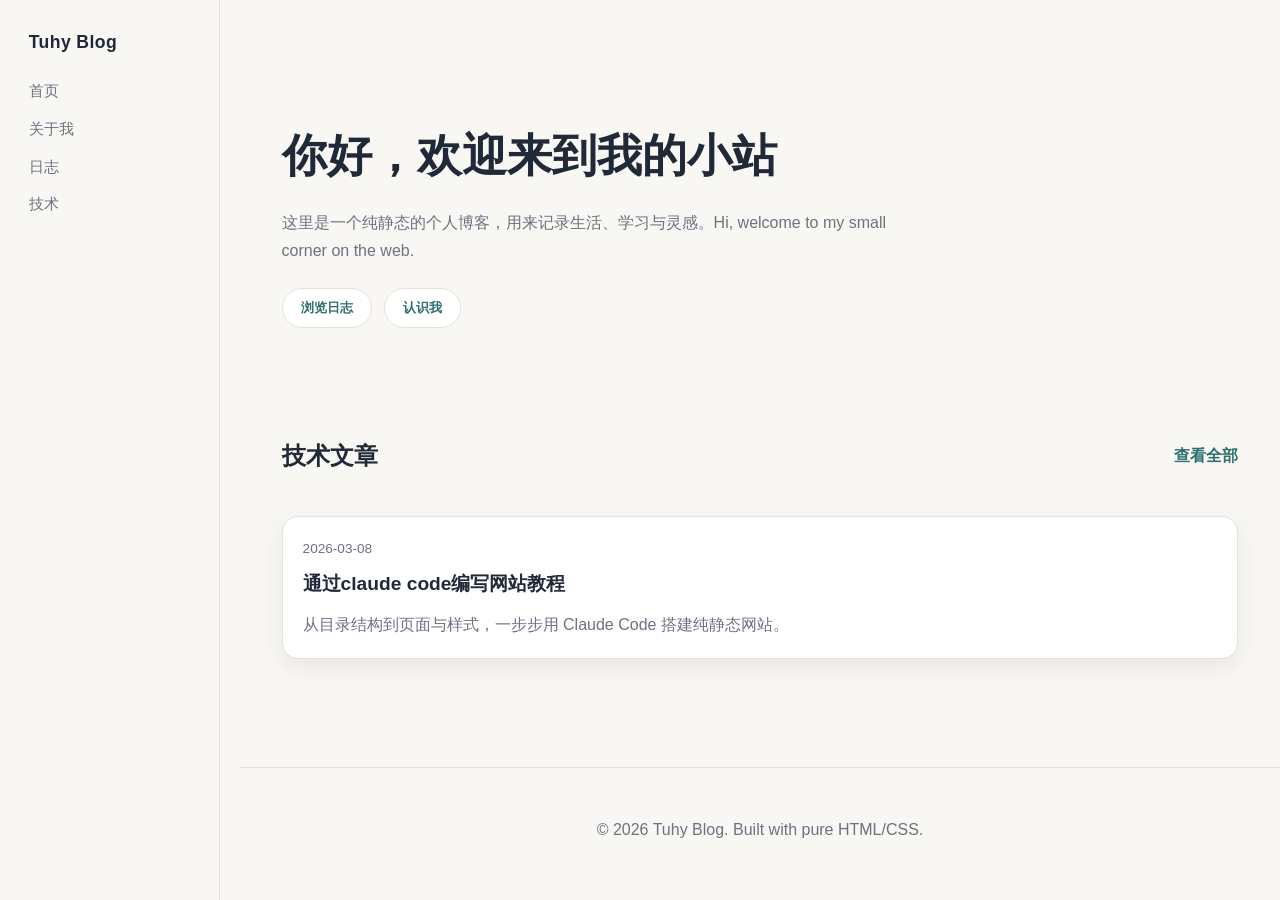
<file: index.html>
<!doctype html>
<html lang="zh-CN">
<head>
  <meta charset="utf-8" />
  <meta name="viewport" content="width=device-width, initial-scale=1" />
  <title>首页 | Tuhy Blog</title>
  <meta name="description" content="Tuhy Blog 首页：记录生活日志与技术文章。" />
  <link rel="stylesheet" href="assets/styles.css" />
</head>
<body>
  <header class="site-header">
    <div class="container">
      <a class="logo" href="index.html">Tuhy Blog</a>
      <nav class="nav">
        <a class="nav-link" href="index.html">首页</a>
        <a class="nav-link" href="about.html">关于我</a>
        <a class="nav-link" href="diary/index.html">日志</a>
        <a class="nav-link" href="tech/index.html">技术</a>
      </nav>
    </div>
  </header>

  <main class="container">
    <section class="hero">
      <h1>你好，欢迎来到我的小站</h1>
      <p>这里是一个纯静态的个人博客，用来记录生活、学习与灵感。Hi, welcome to my small corner on the web.</p>
      <div class="hero-actions">
        <button class="button" type="button" data-target="logs-section" aria-controls="logs-section" aria-expanded="false">浏览日志</button>
        <button class="button" type="button" data-target="about-section" aria-controls="about-section" aria-expanded="false">认识我</button>
      </div>
    </section>

    <section class="section is-hidden" id="about-section">
      <div class="section-header">
        <h2>关于我</h2>
        <a class="text-link" href="about.html">详细内容</a>
      </div>
      <p class="section-subtitle">喜欢记录与分享，也热爱慢生活与设计。这里是我的小小自我介绍。</p>
    </section>

    <section class="section is-hidden" id="logs-section">
      <div class="section-header">
        <h2>最新日志</h2>
        <a class="text-link" href="diary/index.html">查看全部</a>
      </div>
      <div class="card-list">
        <article class="card">
          <div class="card-meta">2026-03-08</div>
          <h3 class="card-title">
            <a href="diary/2026-03-08-welcome.html">写在开端 · Welcome</a>
          </h3>
          <p class="card-desc">第一篇日记：关于为什么开始记录，以及我想分享的东西。</p>
        </article>
        <article class="card">
          <div class="card-meta">2026-03-07</div>
          <h3 class="card-title">
            <a href="diary/2026-03-07-hong-kong-ticket.html">去香港取票的一天</a>
          </h3>
          <p class="card-desc">为孙燕姿演唱会取票、吃了富贵雪糕，堵车与刷卡失败也没影响好心情。</p>
        </article>
      </div>
    </section>

    <section class="section">
      <div class="section-header">
        <h2>技术文章</h2>
        <a class="text-link" href="tech/index.html">查看全部</a>
      </div>
      <div class="card-list">
        <article class="card">
          <div class="card-meta">2026-03-08</div>
          <h3 class="card-title">
            <a href="tech/claude-code-website.html">通过claude code编写网站教程</a>
          </h3>
          <p class="card-desc">从目录结构到页面与样式，一步步用 Claude Code 搭建纯静态网站。</p>
        </article>
      </div>
    </section>
  </main>

  <footer class="site-footer">
    <div class="container">
      <p>© 2026 Tuhy Blog. Built with pure HTML/CSS.</p>
    </div>
  </footer>

  <script src="assets/main.js"></script>
</body>
</html>
</file>
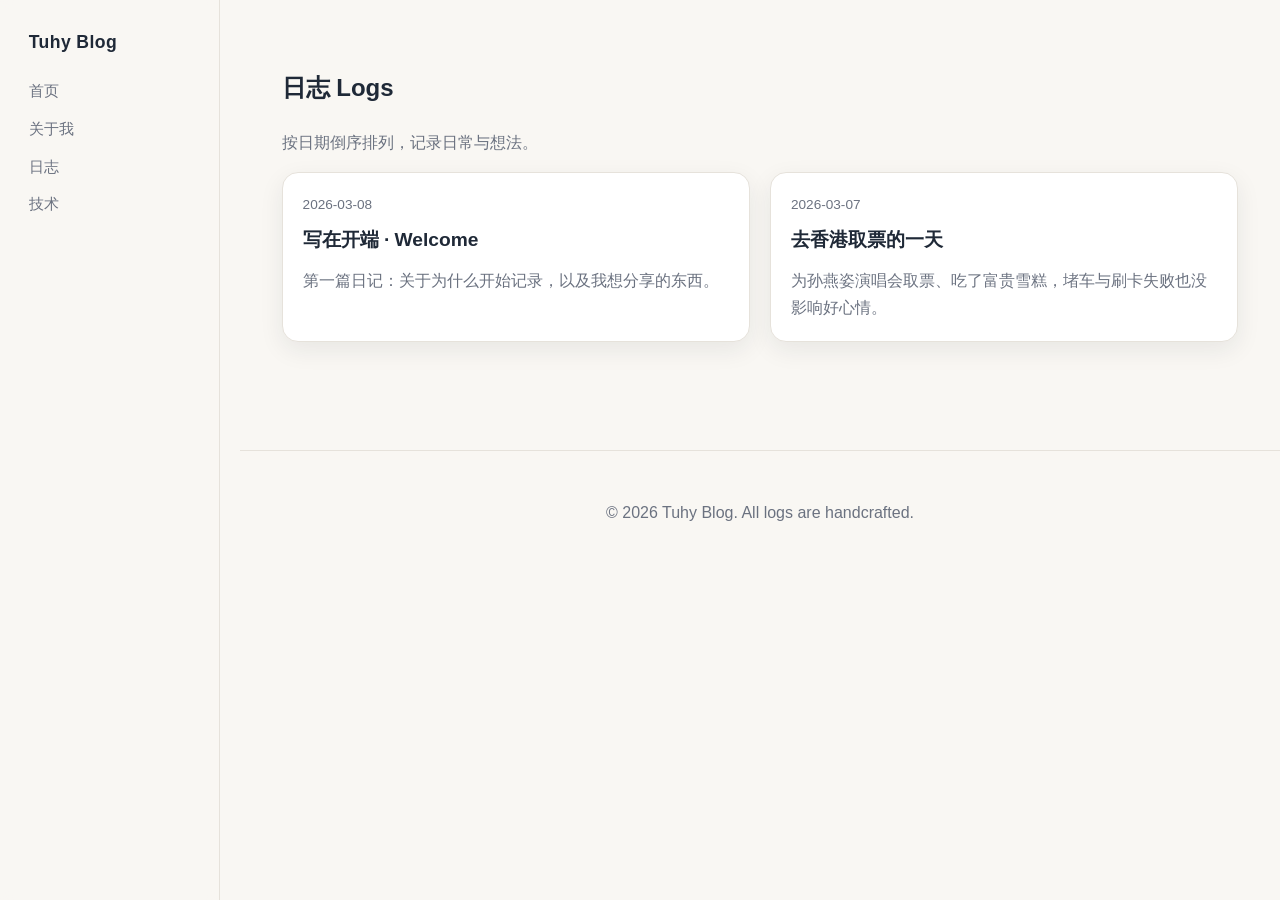
<file: diary/index.html>
<!doctype html>
<html lang="zh-CN">
<head>
  <meta charset="utf-8" />
  <meta name="viewport" content="width=device-width, initial-scale=1" />
  <title>日志 | Tuhy Blog</title>
  <meta name="description" content="按日期整理的日志列表。" />
  <link rel="stylesheet" href="../assets/styles.css" />
</head>
<body>
  <header class="site-header">
    <div class="container">
      <a class="logo" href="../index.html">Tuhy Blog</a>
      <nav class="nav">
        <a class="nav-link" href="../index.html">首页</a>
        <a class="nav-link" href="../about.html">关于我</a>
        <a class="nav-link" href="index.html">日志</a>
        <a class="nav-link" href="../tech/index.html">技术</a>
      </nav>
    </div>
  </header>

  <main class="container">
    <section class="section">
      <h1>日志 Logs</h1>
      <p class="section-subtitle">按日期倒序排列，记录日常与想法。</p>
      <div class="card-list">
        <article class="card">
          <div class="card-meta">2026-03-08</div>
          <h3 class="card-title">
            <a href="2026-03-08-welcome.html">写在开端 · Welcome</a>
          </h3>
          <p class="card-desc">第一篇日记：关于为什么开始记录，以及我想分享的东西。</p>
        </article>
        <article class="card">
          <div class="card-meta">2026-03-07</div>
          <h3 class="card-title">
            <a href="2026-03-07-hong-kong-ticket.html">去香港取票的一天</a>
          </h3>
          <p class="card-desc">为孙燕姿演唱会取票、吃了富贵雪糕，堵车与刷卡失败也没影响好心情。</p>
        </article>
      </div>
    </section>
  </main>

  <footer class="site-footer">
    <div class="container">
      <p>© 2026 Tuhy Blog. All logs are handcrafted.</p>
    </div>
  </footer>

  <script src="../assets/main.js"></script>
</body>
</html>
</file>
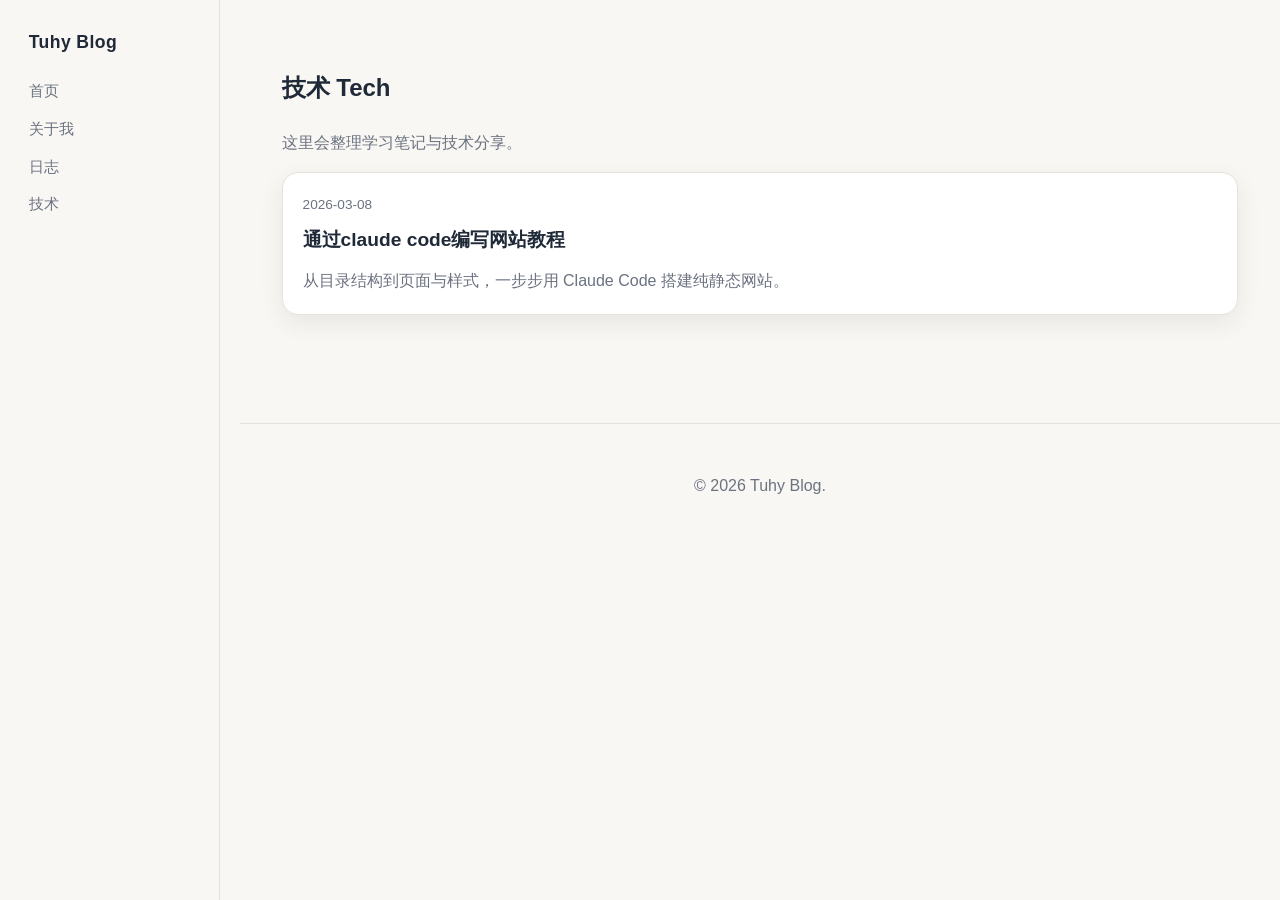
<file: tech/index.html>
<!doctype html>
<html lang="zh-CN">
<head>
  <meta charset="utf-8" />
  <meta name="viewport" content="width=device-width, initial-scale=1" />
  <title>技术 | Tuhy Blog</title>
  <meta name="description" content="技术文章与学习笔记列表。" />
  <link rel="stylesheet" href="../assets/styles.css" />
</head>
<body>
  <header class="site-header">
    <div class="container">
      <a class="logo" href="../index.html">Tuhy Blog</a>
      <nav class="nav">
        <a class="nav-link" href="../index.html">首页</a>
        <a class="nav-link" href="../about.html">关于我</a>
        <a class="nav-link" href="../diary/index.html">日志</a>
        <a class="nav-link" href="index.html">技术</a>
      </nav>
    </div>
  </header>

  <main class="container">
    <section class="section">
      <h1>技术 Tech</h1>
      <p class="section-subtitle">这里会整理学习笔记与技术分享。</p>
      <div class="card-list">
        <article class="card">
          <div class="card-meta">2026-03-08</div>
          <h3 class="card-title">
            <a href="claude-code-website.html">通过claude code编写网站教程</a>
          </h3>
          <p class="card-desc">从目录结构到页面与样式，一步步用 Claude Code 搭建纯静态网站。</p>
        </article>
      </div>
    </section>
  </main>

  <footer class="site-footer">
    <div class="container">
      <p>© 2026 Tuhy Blog.</p>
    </div>
  </footer>

  <script src="../assets/main.js"></script>
</body>
</html>
</file>
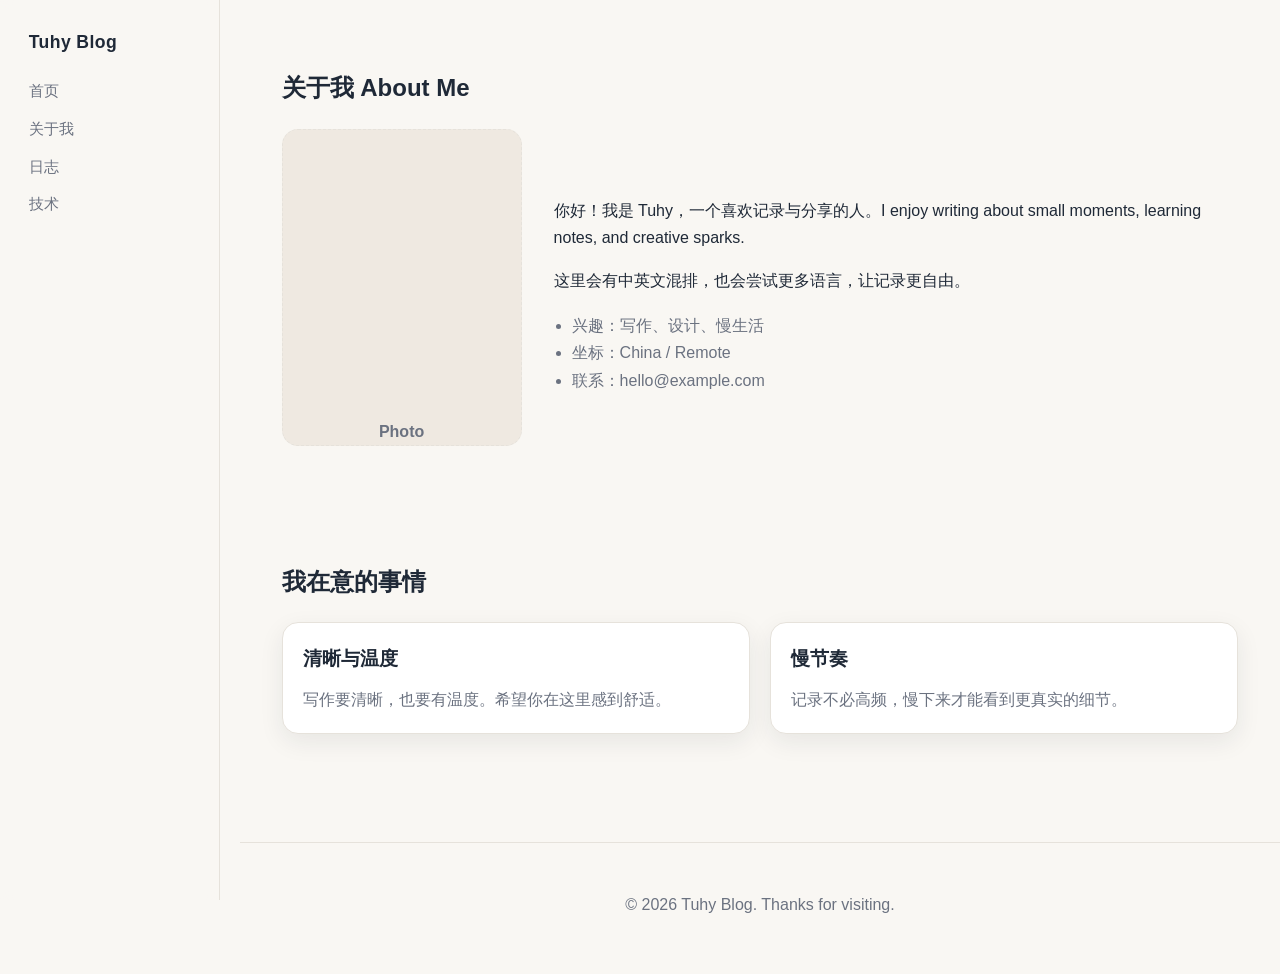
<file: about.html>
<!doctype html>
<html lang="zh-CN">
<head>
  <meta charset="utf-8" />
  <meta name="viewport" content="width=device-width, initial-scale=1" />
  <title>关于我 | Tuhy Blog</title>
  <meta name="description" content="关于 Tuhy 的简介页面。" />
  <link rel="stylesheet" href="assets/styles.css" />
</head>
<body>
  <header class="site-header">
    <div class="container">
      <a class="logo" href="index.html">Tuhy Blog</a>
      <nav class="nav">
        <a class="nav-link" href="index.html">首页</a>
        <a class="nav-link" href="about.html">关于我</a>
        <a class="nav-link" href="diary/index.html">日志</a>
        <a class="nav-link" href="tech/index.html">技术</a>
      </nav>
    </div>
  </header>

  <main class="container">
    <section class="section">
      <h1>关于我 About Me</h1>
      <div class="about-grid">
        <div class="about-photo">
          <div class="photo-placeholder">Photo</div>
        </div>
        <div class="about-content">
          <p>你好！我是 Tuhy，一个喜欢记录与分享的人。I enjoy writing about small moments, learning notes, and creative sparks.</p>
          <p>这里会有中英文混排，也会尝试更多语言，让记录更自由。</p>
          <ul class="about-list">
            <li>兴趣：写作、设计、慢生活</li>
            <li>坐标：China / Remote</li>
            <li>联系：hello@example.com</li>
          </ul>
        </div>
      </div>
    </section>

    <section class="section">
      <h2>我在意的事情</h2>
      <div class="card-list">
        <article class="card">
          <h3 class="card-title">清晰与温度</h3>
          <p class="card-desc">写作要清晰，也要有温度。希望你在这里感到舒适。</p>
        </article>
        <article class="card">
          <h3 class="card-title">慢节奏</h3>
          <p class="card-desc">记录不必高频，慢下来才能看到更真实的细节。</p>
        </article>
      </div>
    </section>
  </main>

  <footer class="site-footer">
    <div class="container">
      <p>© 2026 Tuhy Blog. Thanks for visiting.</p>
    </div>
  </footer>

  <script src="assets/main.js"></script>
</body>
</html>
</file>
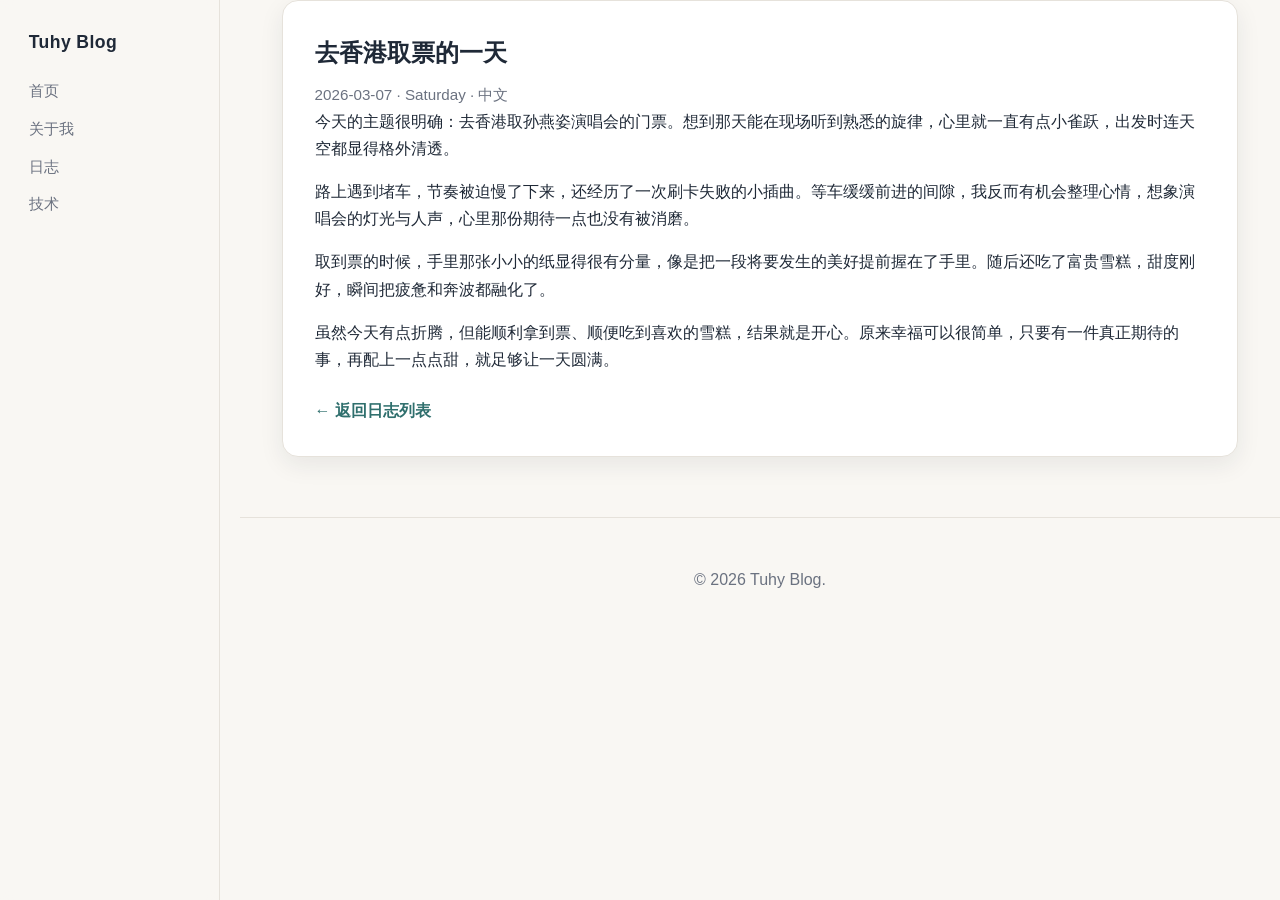
<file: diary/2026-03-07-hong-kong-ticket.html>
<!doctype html>
<html lang="zh-CN">
<head>
  <meta charset="utf-8" />
  <meta name="viewport" content="width=device-width, initial-scale=1" />
  <title>去香港取票的一天 | Tuhy Blog</title>
  <meta name="description" content="日志：去香港取孙燕姿演唱会门票的一天，堵车和刷卡失败也挡不住开心。" />
  <link rel="stylesheet" href="../assets/styles.css" />
</head>
<body>
  <header class="site-header">
    <div class="container">
      <a class="logo" href="../index.html">Tuhy Blog</a>
      <nav class="nav">
        <a class="nav-link" href="../index.html">首页</a>
        <a class="nav-link" href="../about.html">关于我</a>
        <a class="nav-link" href="index.html">日志</a>
        <a class="nav-link" href="../tech/index.html">技术</a>
      </nav>
    </div>
  </header>

  <main class="container">
    <article class="diary">
      <header class="diary-header">
        <h1>去香港取票的一天</h1>
        <div class="diary-meta">2026-03-07 · Saturday · 中文</div>
      </header>

      <div class="diary-content">
        <p>今天的主题很明确：去香港取孙燕姿演唱会的门票。想到那天能在现场听到熟悉的旋律，心里就一直有点小雀跃，出发时连天空都显得格外清透。</p>
        <p>路上遇到堵车，节奏被迫慢了下来，还经历了一次刷卡失败的小插曲。等车缓缓前进的间隙，我反而有机会整理心情，想象演唱会的灯光与人声，心里那份期待一点也没有被消磨。</p>
        <p>取到票的时候，手里那张小小的纸显得很有分量，像是把一段将要发生的美好提前握在了手里。随后还吃了富贵雪糕，甜度刚好，瞬间把疲惫和奔波都融化了。</p>
        <p>虽然今天有点折腾，但能顺利拿到票、顺便吃到喜欢的雪糕，结果就是开心。原来幸福可以很简单，只要有一件真正期待的事，再配上一点点甜，就足够让一天圆满。</p>
      </div>

      <div class="diary-actions">
        <a class="text-link" href="index.html">← 返回日志列表</a>
      </div>
    </article>
  </main>

  <footer class="site-footer">
    <div class="container">
      <p>© 2026 Tuhy Blog.</p>
    </div>
  </footer>

  <script src="../assets/main.js"></script>
</body>
</html>
</file>
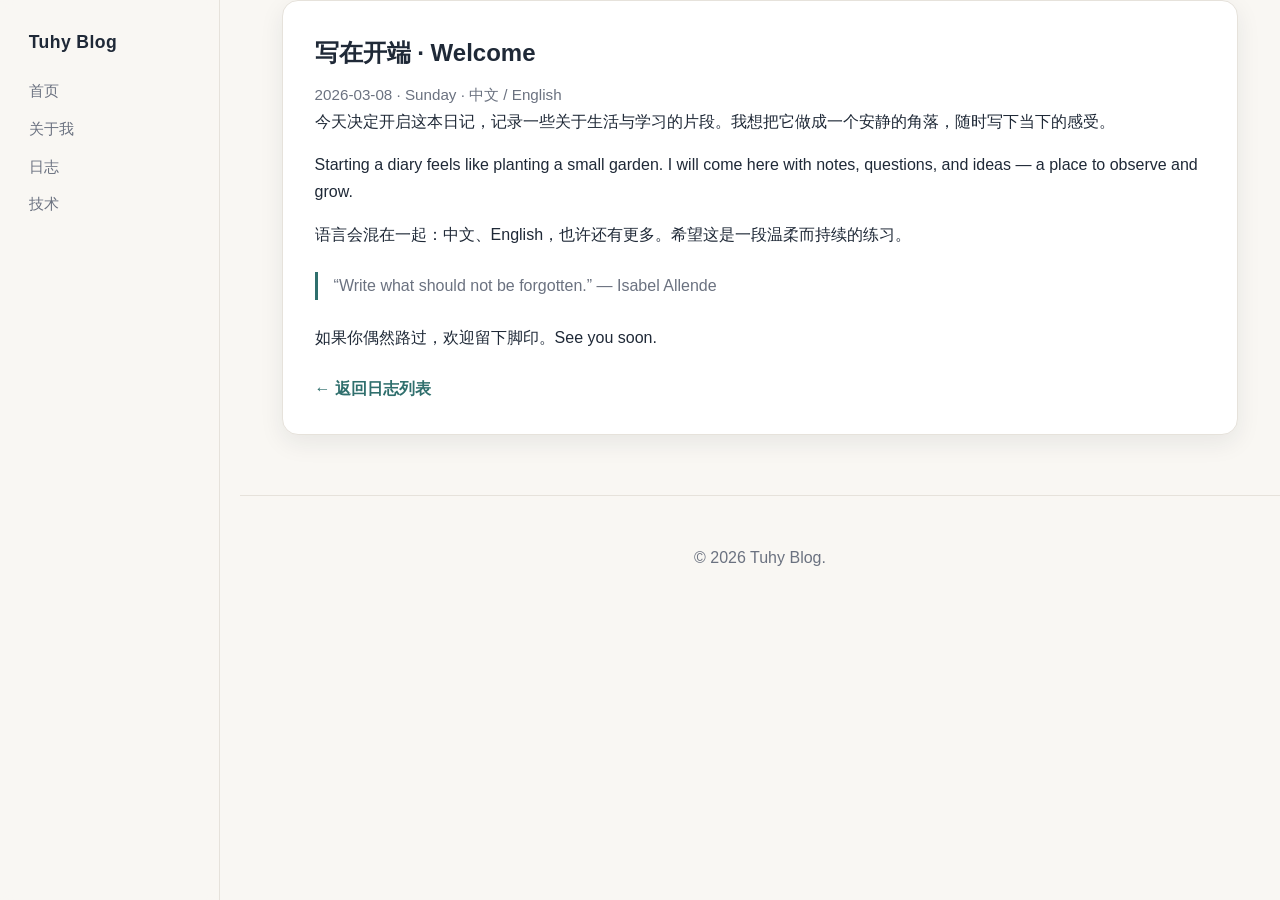
<file: diary/2026-03-08-welcome.html>
<!doctype html>
<html lang="zh-CN">
<head>
  <meta charset="utf-8" />
  <meta name="viewport" content="width=device-width, initial-scale=1" />
  <title>写在开端 · Welcome | Tuhy Blog</title>
  <meta name="description" content="日志：关于为什么开始记录，以及想分享的东西。" />
  <link rel="stylesheet" href="../assets/styles.css" />
</head>
<body>
  <header class="site-header">
    <div class="container">
      <a class="logo" href="../index.html">Tuhy Blog</a>
      <nav class="nav">
        <a class="nav-link" href="../index.html">首页</a>
        <a class="nav-link" href="../about.html">关于我</a>
        <a class="nav-link" href="index.html">日志</a>
        <a class="nav-link" href="../tech/index.html">技术</a>
      </nav>
    </div>
  </header>

  <main class="container">
    <article class="diary">
      <header class="diary-header">
        <h1>写在开端 · Welcome</h1>
        <div class="diary-meta">2026-03-08 · Sunday · 中文 / English</div>
      </header>

      <div class="diary-content">
        <p>今天决定开启这本日记，记录一些关于生活与学习的片段。我想把它做成一个安静的角落，随时写下当下的感受。</p>
        <p>Starting a diary feels like planting a small garden. I will come here with notes, questions, and ideas — a place to observe and grow.</p>
        <p>语言会混在一起：中文、English，也许还有更多。希望这是一段温柔而持续的练习。</p>

        <blockquote>
          <p>“Write what should not be forgotten.” — Isabel Allende</p>
        </blockquote>

        <p>如果你偶然路过，欢迎留下脚印。See you soon.</p>
      </div>

      <div class="diary-actions">
        <a class="text-link" href="index.html">← 返回日志列表</a>
      </div>
    </article>
  </main>

  <footer class="site-footer">
    <div class="container">
      <p>© 2026 Tuhy Blog.</p>
    </div>
  </footer>

  <script src="../assets/main.js"></script>
</body>
</html>
</file>
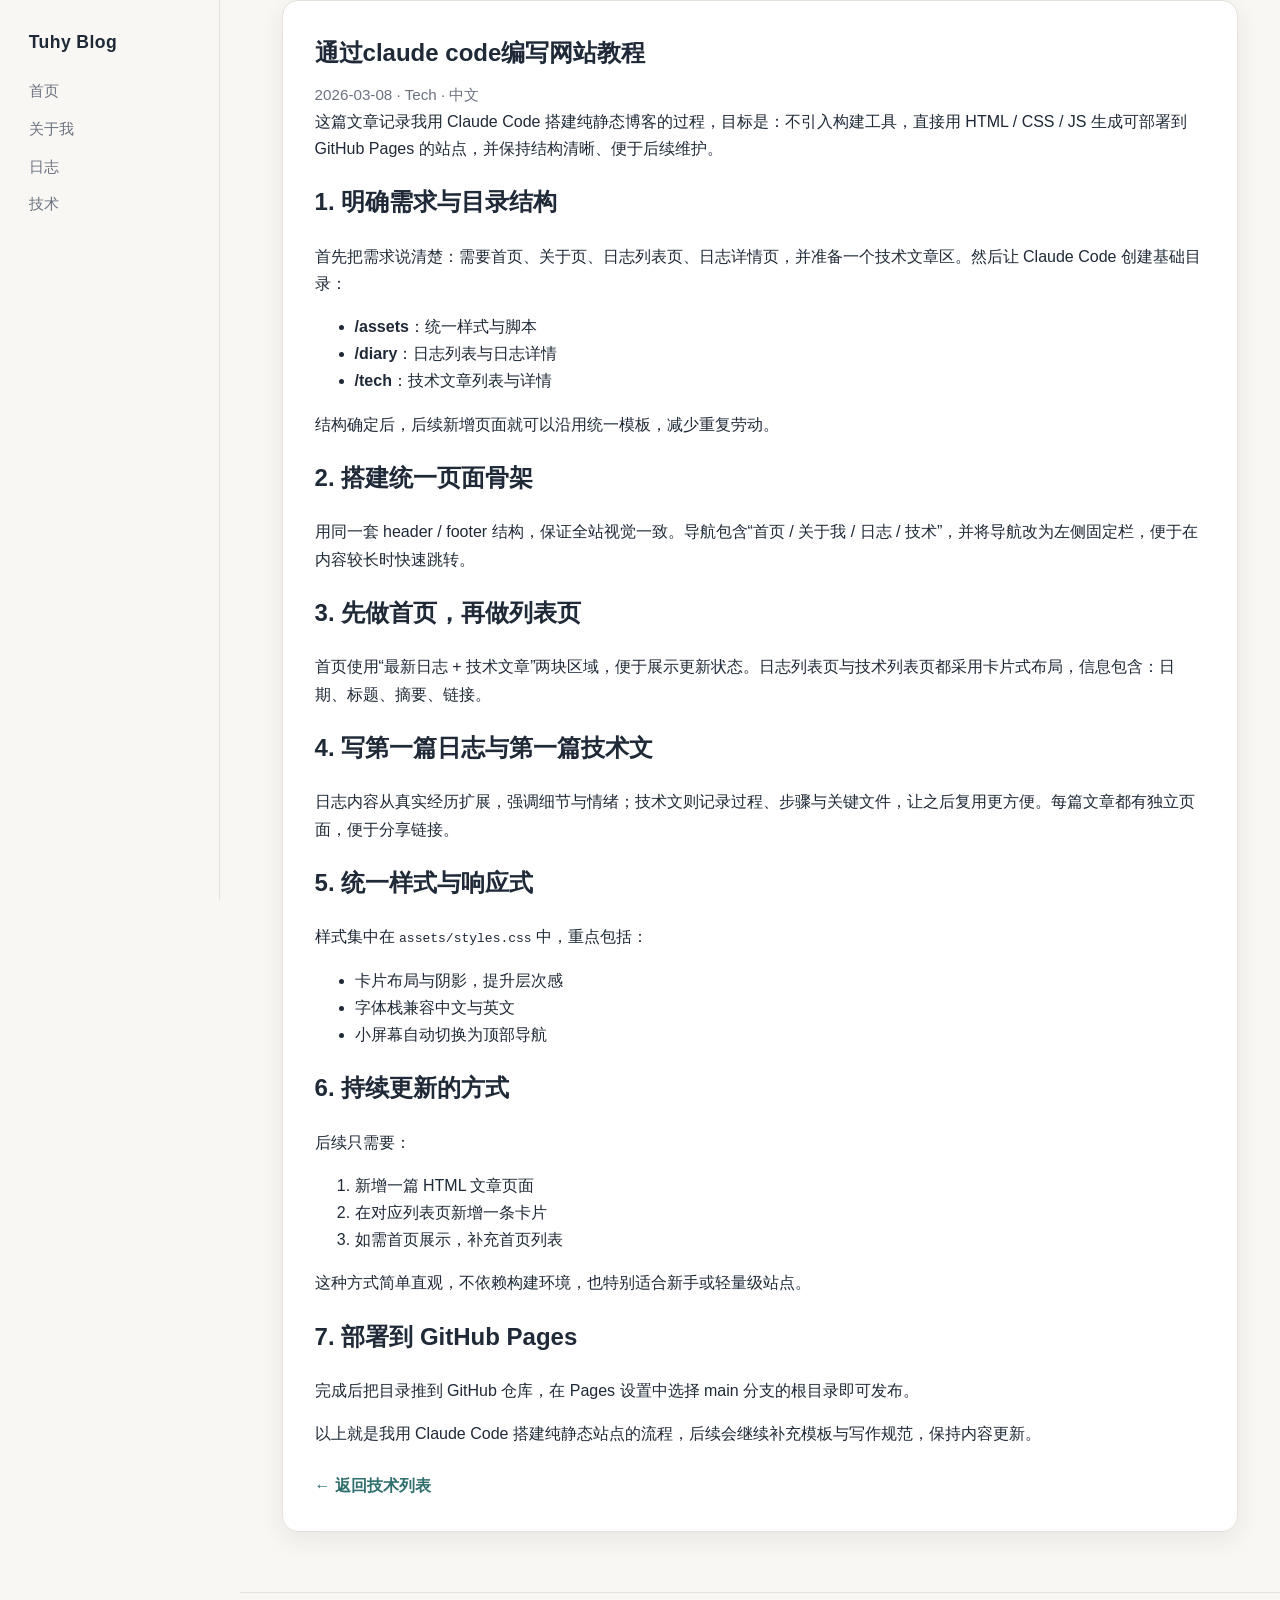
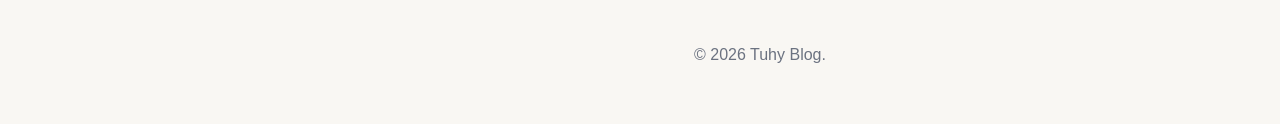
<file: tech/claude-code-website.html>
<!doctype html>
<html lang="zh-CN">
<head>
  <meta charset="utf-8" />
  <meta name="viewport" content="width=device-width, initial-scale=1" />
  <title>通过claude code编写网站教程 | Tuhy Blog</title>
  <meta name="description" content="教程：使用 Claude Code 搭建纯静态网站并部署到 GitHub Pages。" />
  <link rel="stylesheet" href="../assets/styles.css" />
</head>
<body>
  <header class="site-header">
    <div class="container">
      <a class="logo" href="../index.html">Tuhy Blog</a>
      <nav class="nav">
        <a class="nav-link" href="../index.html">首页</a>
        <a class="nav-link" href="../about.html">关于我</a>
        <a class="nav-link" href="../diary/index.html">日志</a>
        <a class="nav-link" href="index.html">技术</a>
      </nav>
    </div>
  </header>

  <main class="container">
    <article class="diary">
      <header class="diary-header">
        <h1>通过claude code编写网站教程</h1>
        <div class="diary-meta">2026-03-08 · Tech · 中文</div>
      </header>

      <div class="diary-content">
        <p>这篇文章记录我用 Claude Code 搭建纯静态博客的过程，目标是：不引入构建工具，直接用 HTML / CSS / JS 生成可部署到 GitHub Pages 的站点，并保持结构清晰、便于后续维护。</p>

        <h2>1. 明确需求与目录结构</h2>
        <p>首先把需求说清楚：需要首页、关于页、日志列表页、日志详情页，并准备一个技术文章区。然后让 Claude Code 创建基础目录：</p>
        <ul>
          <li><strong>/assets</strong>：统一样式与脚本</li>
          <li><strong>/diary</strong>：日志列表与日志详情</li>
          <li><strong>/tech</strong>：技术文章列表与详情</li>
        </ul>
        <p>结构确定后，后续新增页面就可以沿用统一模板，减少重复劳动。</p>

        <h2>2. 搭建统一页面骨架</h2>
        <p>用同一套 header / footer 结构，保证全站视觉一致。导航包含“首页 / 关于我 / 日志 / 技术”，并将导航改为左侧固定栏，便于在内容较长时快速跳转。</p>

        <h2>3. 先做首页，再做列表页</h2>
        <p>首页使用“最新日志 + 技术文章”两块区域，便于展示更新状态。日志列表页与技术列表页都采用卡片式布局，信息包含：日期、标题、摘要、链接。</p>

        <h2>4. 写第一篇日志与第一篇技术文</h2>
        <p>日志内容从真实经历扩展，强调细节与情绪；技术文则记录过程、步骤与关键文件，让之后复用更方便。每篇文章都有独立页面，便于分享链接。</p>

        <h2>5. 统一样式与响应式</h2>
        <p>样式集中在 <code>assets/styles.css</code> 中，重点包括：</p>
        <ul>
          <li>卡片布局与阴影，提升层次感</li>
          <li>字体栈兼容中文与英文</li>
          <li>小屏幕自动切换为顶部导航</li>
        </ul>

        <h2>6. 持续更新的方式</h2>
        <p>后续只需要：</p>
        <ol>
          <li>新增一篇 HTML 文章页面</li>
          <li>在对应列表页新增一条卡片</li>
          <li>如需首页展示，补充首页列表</li>
        </ol>
        <p>这种方式简单直观，不依赖构建环境，也特别适合新手或轻量级站点。</p>

        <h2>7. 部署到 GitHub Pages</h2>
        <p>完成后把目录推到 GitHub 仓库，在 Pages 设置中选择 main 分支的根目录即可发布。</p>

        <p>以上就是我用 Claude Code 搭建纯静态站点的流程，后续会继续补充模板与写作规范，保持内容更新。</p>
      </div>

      <div class="diary-actions">
        <a class="text-link" href="index.html">← 返回技术列表</a>
      </div>
    </article>
  </main>

  <footer class="site-footer">
    <div class="container">
      <p>© 2026 Tuhy Blog.</p>
    </div>
  </footer>

  <script src="../assets/main.js"></script>
</body>
</html>
</file>
<file: assets/styles.css>
/* Base */
:root {
  --bg: #f9f7f3;
  --card: #ffffff;
  --text: #1f2937;
  --muted: #6b7280;
  --accent: #2f6f6d;
  --accent-strong: #245857;
  --border: #e6e2db;
  --shadow: 0 8px 24px rgba(31, 41, 55, 0.08);
  --radius: 16px;
}

* {
  box-sizing: border-box;
}

html, body {
  margin: 0;
  padding: 0;
}

body {
  font-family: "Inter", "Noto Sans SC", "PingFang SC", "Microsoft YaHei", sans-serif;
  background: var(--bg);
  color: var(--text);
  line-height: 1.7;
  padding-left: 240px;
}

a {
  color: inherit;
  text-decoration: none;
}

a:hover {
  color: var(--accent);
}

img {
  max-width: 100%;
}

/* Layout */
.container {
  width: min(1100px, 92%);
  margin: 0 auto;
}

.site-header {
  background: rgba(249, 247, 243, 0.9);
  backdrop-filter: blur(6px);
  border-right: 1px solid var(--border);
  position: fixed;
  top: 0;
  left: 0;
  height: 100vh;
  width: 220px;
  z-index: 10;
  display: flex;
  align-items: flex-start;
}

.site-header .container {
  display: flex;
  flex-direction: column;
  align-items: flex-start;
  justify-content: flex-start;
  padding: 28px 20px;
  gap: 20px;
}

.logo {
  font-weight: 700;
  font-size: 1.1rem;
  letter-spacing: 0.4px;
}

.nav {
  display: flex;
  flex-direction: column;
  gap: 12px;
  font-size: 0.95rem;
}

.nav-link {
  color: var(--muted);
}

.nav-link:hover {
  color: var(--accent);
}

.hero {
  padding: 80px 0 40px;
}

.hero h1 {
  font-size: clamp(2rem, 4vw, 2.8rem);
  margin-bottom: 16px;
}

.hero p {
  max-width: 640px;
  color: var(--muted);
}

.hero-actions {
  margin-top: 24px;
  display: flex;
  gap: 12px;
  flex-wrap: wrap;
}

.section {
  padding: 48px 0;
}

.section-header {
  display: flex;
  justify-content: space-between;
  align-items: center;
  margin-bottom: 20px;
}

.section-subtitle {
  color: var(--muted);
}

.card-list {
  display: grid;
  gap: 20px;
  grid-template-columns: repeat(auto-fit, minmax(240px, 1fr));
}

.card {
  background: var(--card);
  border-radius: var(--radius);
  padding: 20px;
  box-shadow: var(--shadow);
  border: 1px solid var(--border);
}

.card-meta {
  font-size: 0.85rem;
  color: var(--muted);
  margin-bottom: 8px;
}

.card-title {
  margin: 0 0 10px;
  font-size: 1.2rem;
}

.card-desc {
  margin: 0;
  color: var(--muted);
}

.text-link {
  color: var(--accent);
  font-weight: 600;
}

.button {
  display: inline-flex;
  align-items: center;
  justify-content: center;
  padding: 10px 18px;
  border-radius: 999px;
  background: var(--accent);
  color: #fff;
  font-weight: 600;
  transition: background 0.2s ease;
}

.button:hover {
  background: var(--accent-strong);
  color: #fff;
}

.button-secondary {
  background: #fff;
  border: 1px solid var(--border);
  color: var(--accent);
}

.button[aria-expanded="false"] {
  background: #fff;
  border: 1px solid var(--border);
  color: var(--accent);
}

.button[aria-expanded="false"]:hover {
  background: #f1eeea;
  color: var(--accent-strong);
}

.button[aria-expanded="true"] {
  background: var(--accent);
  border: 1px solid var(--accent);
  color: #fff;
}

.button[aria-expanded="true"]:hover {
  background: var(--accent-strong);
  border-color: var(--accent-strong);
  color: #fff;
}

.section.is-hidden {
  display: none;
}

.about-grid {
  display: grid;
  grid-template-columns: minmax(180px, 240px) 1fr;
  gap: 32px;
  align-items: center;
}

.photo-placeholder {
  width: 100%;
  padding-top: 120%;
  background: #efe9e1;
  border-radius: var(--radius);
  display: flex;
  align-items: center;
  justify-content: center;
  color: var(--muted);
  font-weight: 600;
  border: 1px dashed var(--border);
}

.about-list {
  margin: 18px 0 0;
  padding-left: 18px;
  color: var(--muted);
}

/* Diary */
.diary {
  background: var(--card);
  padding: 32px;
  border-radius: var(--radius);
  border: 1px solid var(--border);
  box-shadow: var(--shadow);
}

.diary-header h1 {
  margin: 0 0 8px;
}

.diary-meta {
  color: var(--muted);
  font-size: 0.95rem;
}

.diary-content p {
  margin: 0 0 16px;
}

.diary-content blockquote {
  border-left: 3px solid var(--accent);
  margin: 24px 0;
  padding-left: 16px;
  color: var(--muted);
}

.diary-actions {
  margin-top: 24px;
}

/* Footer */
.site-footer {
  margin-top: 60px;
  padding: 32px 0 40px;
  border-top: 1px solid var(--border);
  color: var(--muted);
  text-align: center;
}

/* Responsive */
@media (max-width: 720px) {
  body {
    padding-left: 0;
  }

  .site-header {
    position: sticky;
    width: 100%;
    height: auto;
    border-right: none;
    border-bottom: 1px solid var(--border);
  }

  .site-header .container {
    flex-direction: row;
    align-items: center;
    justify-content: space-between;
    width: 100%;
    padding: 18px 0;
  }

  .nav {
    flex-direction: row;
    gap: 20px;
  }

  .about-grid {
    grid-template-columns: 1fr;
  }
}
</file>
